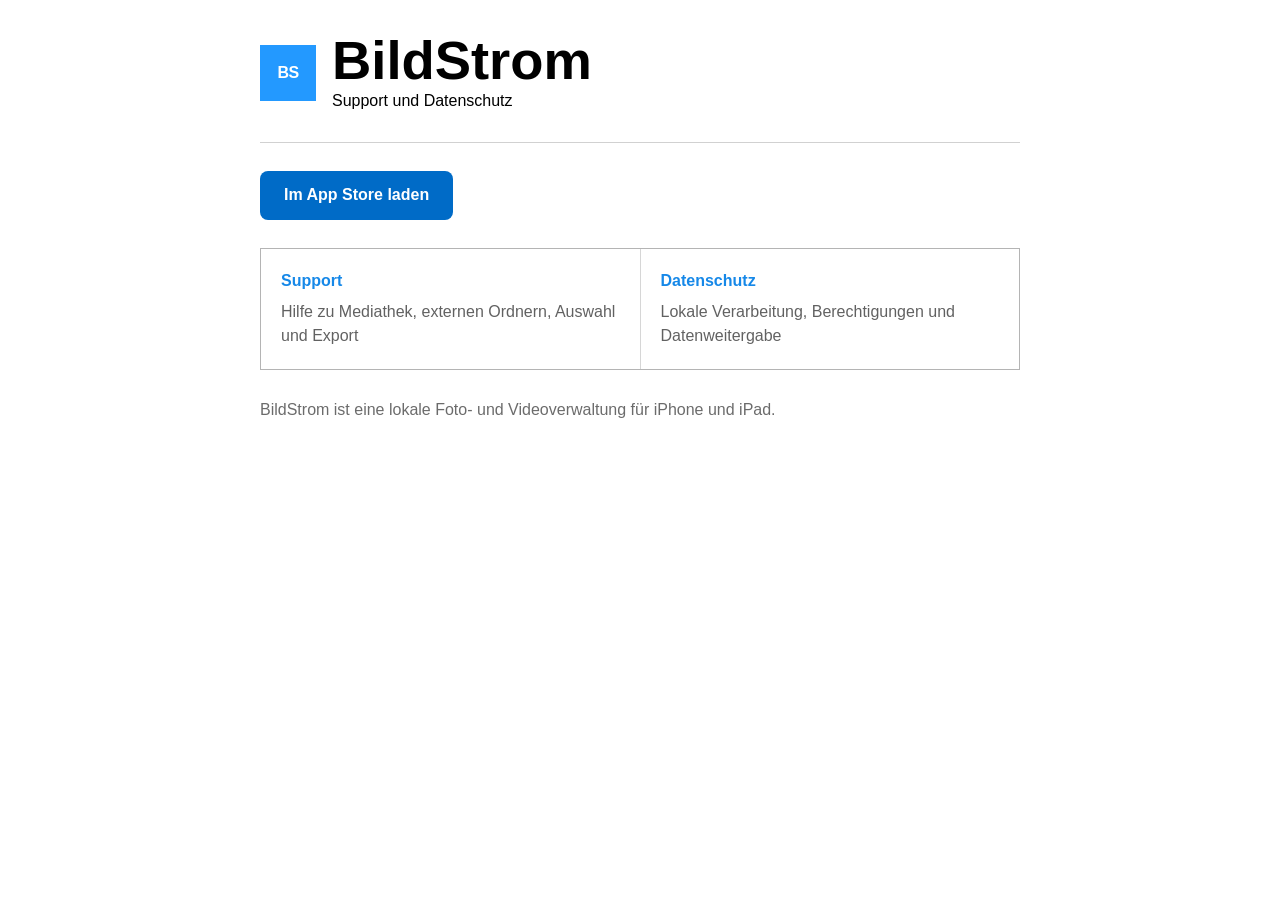
<file: index.html>
<!doctype html>
<html lang="de">
<head>
  <meta charset="utf-8">
  <meta name="viewport" content="width=device-width, initial-scale=1">
  <title>BildStrom – Support und Datenschutz</title>
  <link rel="stylesheet" href="styles.css?v=20261020">
</head>
<body>
  <main>
    <header><span class="mark">BS</span><div><h1>BildStrom</h1><p>Support und Datenschutz</p></div></header>
    <p class="download"><a class="app-store-button" href="https://apps.apple.com/de/app/bildstrom-fotoarchiv/id6820937413">Im App Store laden</a></p>
    <section class="links">
      <a href="support.html"><strong>Support</strong><span>Hilfe zu Mediathek, externen Ordnern, Auswahl und Export</span></a>
      <a href="datenschutz.html"><strong>Datenschutz</strong><span>Lokale Verarbeitung, Berechtigungen und Datenweitergabe</span></a>
    </section>
    <p class="muted">BildStrom ist eine lokale Foto- und Videoverwaltung für iPhone und iPad.</p>
  </main>
</body>
</html>
</file>
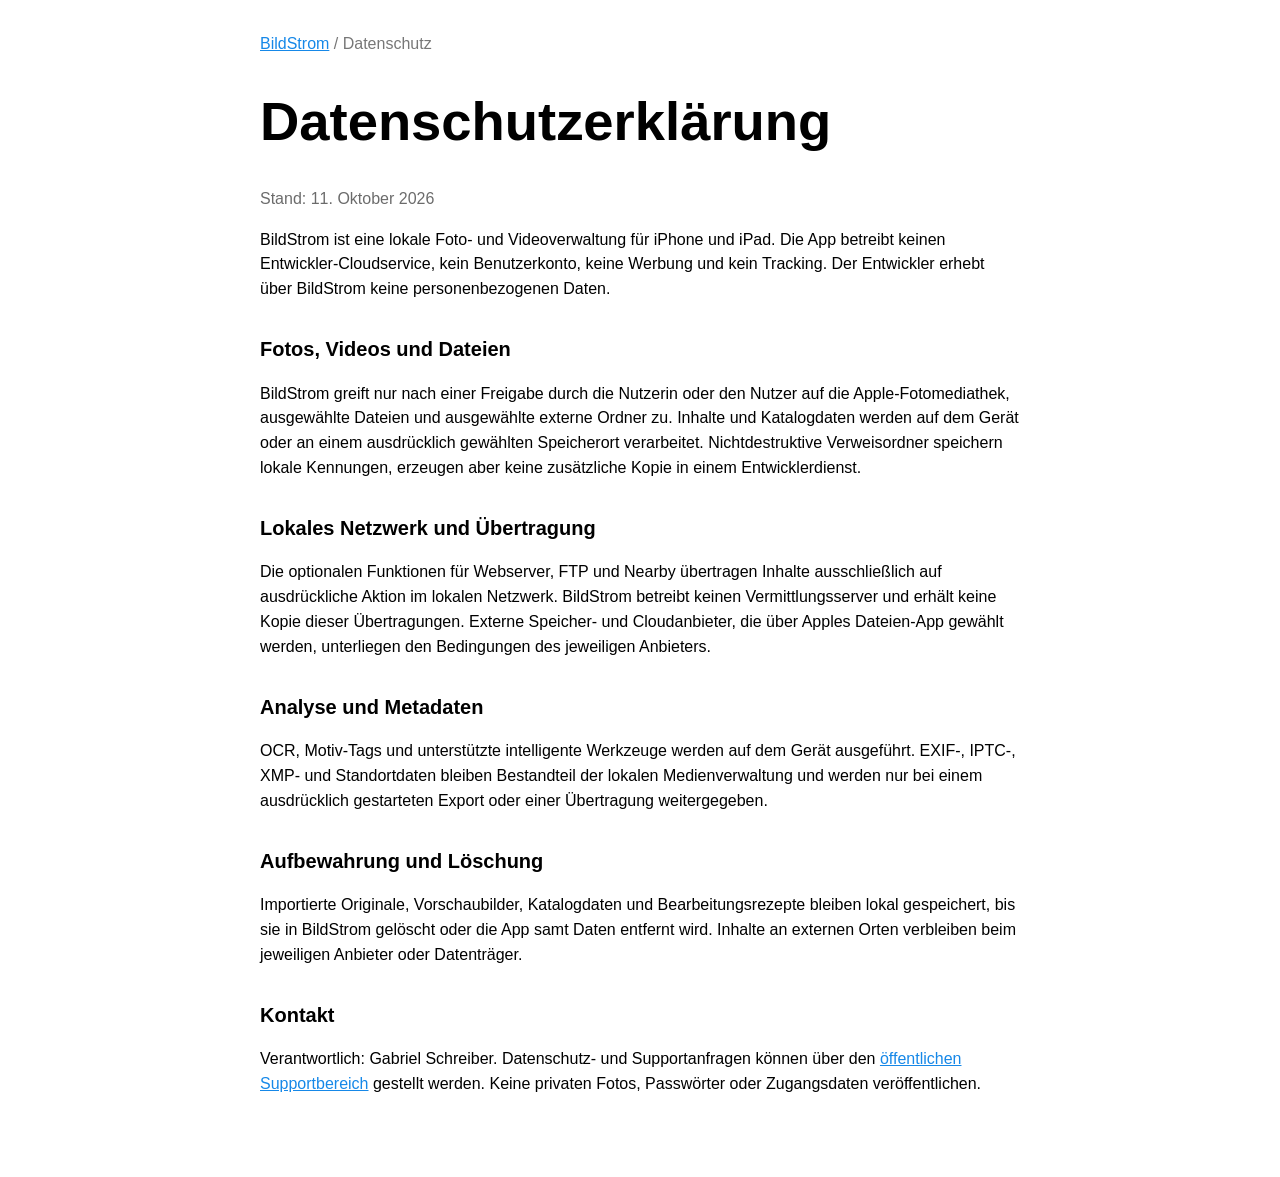
<file: datenschutz.html>
<!doctype html>
<html lang="de">
<head>
  <meta charset="utf-8">
  <meta name="viewport" content="width=device-width, initial-scale=1">
  <title>Datenschutz – BildStrom</title>
  <link rel="stylesheet" href="styles.css">
</head>
<body>
  <main>
    <nav><a href="index.html">BildStrom</a> / Datenschutz</nav>
    <h1>Datenschutzerklärung</h1>
    <p class="muted">Stand: 11. Oktober 2026</p>
    <p>BildStrom ist eine lokale Foto- und Videoverwaltung für iPhone und iPad. Die App betreibt keinen Entwickler-Cloudservice, kein Benutzerkonto, keine Werbung und kein Tracking. Der Entwickler erhebt über BildStrom keine personenbezogenen Daten.</p>

    <h2>Fotos, Videos und Dateien</h2>
    <p>BildStrom greift nur nach einer Freigabe durch die Nutzerin oder den Nutzer auf die Apple-Fotomediathek, ausgewählte Dateien und ausgewählte externe Ordner zu. Inhalte und Katalogdaten werden auf dem Gerät oder an einem ausdrücklich gewählten Speicherort verarbeitet. Nichtdestruktive Verweisordner speichern lokale Kennungen, erzeugen aber keine zusätzliche Kopie in einem Entwicklerdienst.</p>

    <h2>Lokales Netzwerk und Übertragung</h2>
    <p>Die optionalen Funktionen für Webserver, FTP und Nearby übertragen Inhalte ausschließlich auf ausdrückliche Aktion im lokalen Netzwerk. BildStrom betreibt keinen Vermittlungsserver und erhält keine Kopie dieser Übertragungen. Externe Speicher- und Cloudanbieter, die über Apples Dateien-App gewählt werden, unterliegen den Bedingungen des jeweiligen Anbieters.</p>

    <h2>Analyse und Metadaten</h2>
    <p>OCR, Motiv-Tags und unterstützte intelligente Werkzeuge werden auf dem Gerät ausgeführt. EXIF-, IPTC-, XMP- und Standortdaten bleiben Bestandteil der lokalen Medienverwaltung und werden nur bei einem ausdrücklich gestarteten Export oder einer Übertragung weitergegeben.</p>

    <h2>Aufbewahrung und Löschung</h2>
    <p>Importierte Originale, Vorschaubilder, Katalogdaten und Bearbeitungsrezepte bleiben lokal gespeichert, bis sie in BildStrom gelöscht oder die App samt Daten entfernt wird. Inhalte an externen Orten verbleiben beim jeweiligen Anbieter oder Datenträger.</p>

    <h2>Kontakt</h2>
    <p>Verantwortlich: Gabriel Schreiber. Datenschutz- und Supportanfragen können über den <a href="https://github.com/pixelpuxel/BildStrom-Support/issues">öffentlichen Supportbereich</a> gestellt werden. Keine privaten Fotos, Passwörter oder Zugangsdaten veröffentlichen.</p>
  </main>
</body>
</html>
</file>
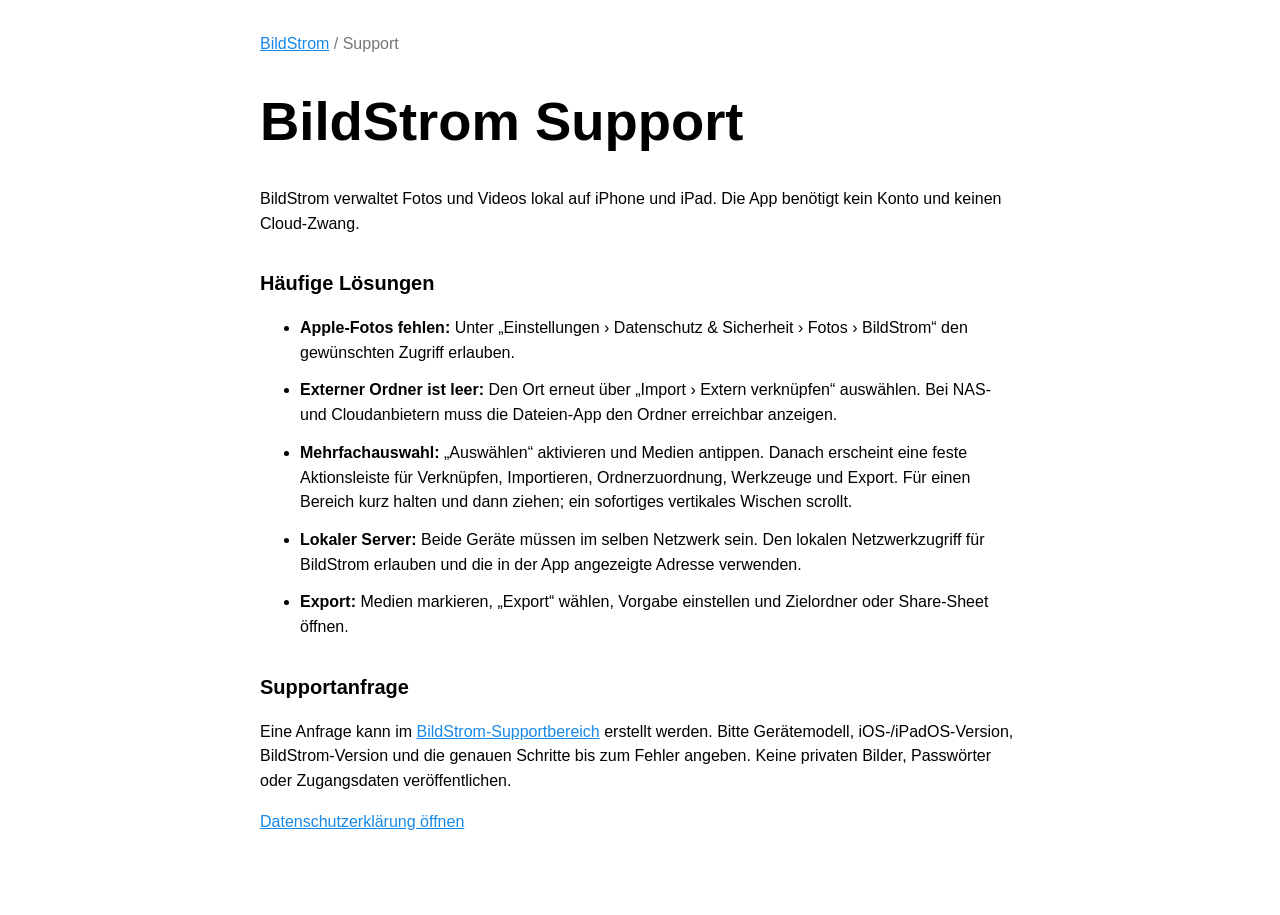
<file: support.html>
<!doctype html>
<html lang="de">
<head>
  <meta charset="utf-8">
  <meta name="viewport" content="width=device-width, initial-scale=1">
  <title>Support – BildStrom</title>
  <link rel="stylesheet" href="styles.css">
</head>
<body>
  <main>
    <nav><a href="index.html">BildStrom</a> / Support</nav>
    <h1>BildStrom Support</h1>
    <p>BildStrom verwaltet Fotos und Videos lokal auf iPhone und iPad. Die App benötigt kein Konto und keinen Cloud-Zwang.</p>

    <h2>Häufige Lösungen</h2>
    <ul>
      <li><strong>Apple-Fotos fehlen:</strong> Unter „Einstellungen › Datenschutz &amp; Sicherheit › Fotos › BildStrom“ den gewünschten Zugriff erlauben.</li>
      <li><strong>Externer Ordner ist leer:</strong> Den Ort erneut über „Import › Extern verknüpfen“ auswählen. Bei NAS- und Cloudanbietern muss die Dateien-App den Ordner erreichbar anzeigen.</li>
      <li><strong>Mehrfachauswahl:</strong> „Auswählen“ aktivieren und Medien antippen. Danach erscheint eine feste Aktionsleiste für Verknüpfen, Importieren, Ordnerzuordnung, Werkzeuge und Export. Für einen Bereich kurz halten und dann ziehen; ein sofortiges vertikales Wischen scrollt.</li>
      <li><strong>Lokaler Server:</strong> Beide Geräte müssen im selben Netzwerk sein. Den lokalen Netzwerkzugriff für BildStrom erlauben und die in der App angezeigte Adresse verwenden.</li>
      <li><strong>Export:</strong> Medien markieren, „Export“ wählen, Vorgabe einstellen und Zielordner oder Share-Sheet öffnen.</li>
    </ul>

    <h2>Supportanfrage</h2>
    <p>Eine Anfrage kann im <a href="https://github.com/pixelpuxel/BildStrom-Support/issues/new">BildStrom-Supportbereich</a> erstellt werden. Bitte Gerätemodell, iOS-/iPadOS-Version, BildStrom-Version und die genauen Schritte bis zum Fehler angeben. Keine privaten Bilder, Passwörter oder Zugangsdaten veröffentlichen.</p>

    <p><a href="datenschutz.html">Datenschutzerklärung öffnen</a></p>
  </main>
</body>
</html>
</file>
<file: styles.css>
:root { color-scheme: light dark; font-family: -apple-system, BlinkMacSystemFont, "Segoe UI", sans-serif; }
body { margin: 0; background: Canvas; color: CanvasText; }
main { max-width: 760px; margin: 0 auto; padding: 32px 20px 64px; line-height: 1.55; }
header { display: flex; align-items: center; gap: 16px; padding-bottom: 28px; border-bottom: 1px solid color-mix(in srgb, CanvasText 18%, transparent); }
header h1, header p { margin: 0; }
.mark { display: grid; place-items: center; width: 56px; height: 56px; background: #2399ff; color: white; font-weight: 800; letter-spacing: -.04em; }
h1 { font-size: clamp(2rem, 7vw, 3.4rem); line-height: 1.05; }
h2 { margin-top: 2rem; font-size: 1.25rem; }
nav { margin-bottom: 28px; color: #777; }
a { color: #1688e8; }
.download { margin: 28px 0; }
.app-store-button { display: inline-flex; align-items: center; justify-content: center; box-sizing: border-box; min-height: 48px; max-width: 100%; padding: 12px 24px; border-radius: 8px; background: #006bc7; color: #fff; font-weight: 700; text-align: center; text-decoration: none; }
.app-store-button:hover { background: #0056a3; }
.app-store-button:focus-visible { outline: 3px solid CanvasText; outline-offset: 4px; }
@media (max-width: 480px) { .app-store-button { width: 100%; } }
.links { display: grid; grid-template-columns: repeat(auto-fit, minmax(230px, 1fr)); gap: 1px; margin: 28px 0; background: color-mix(in srgb, CanvasText 16%, transparent); border: 1px solid color-mix(in srgb, CanvasText 16%, transparent); }
.links a { display: grid; gap: 6px; padding: 20px; background: Canvas; text-decoration: none; }
.links span { color: color-mix(in srgb, CanvasText 62%, transparent); }
.muted { color: color-mix(in srgb, CanvasText 58%, transparent); }
li + li { margin-top: .8rem; }
</file>
